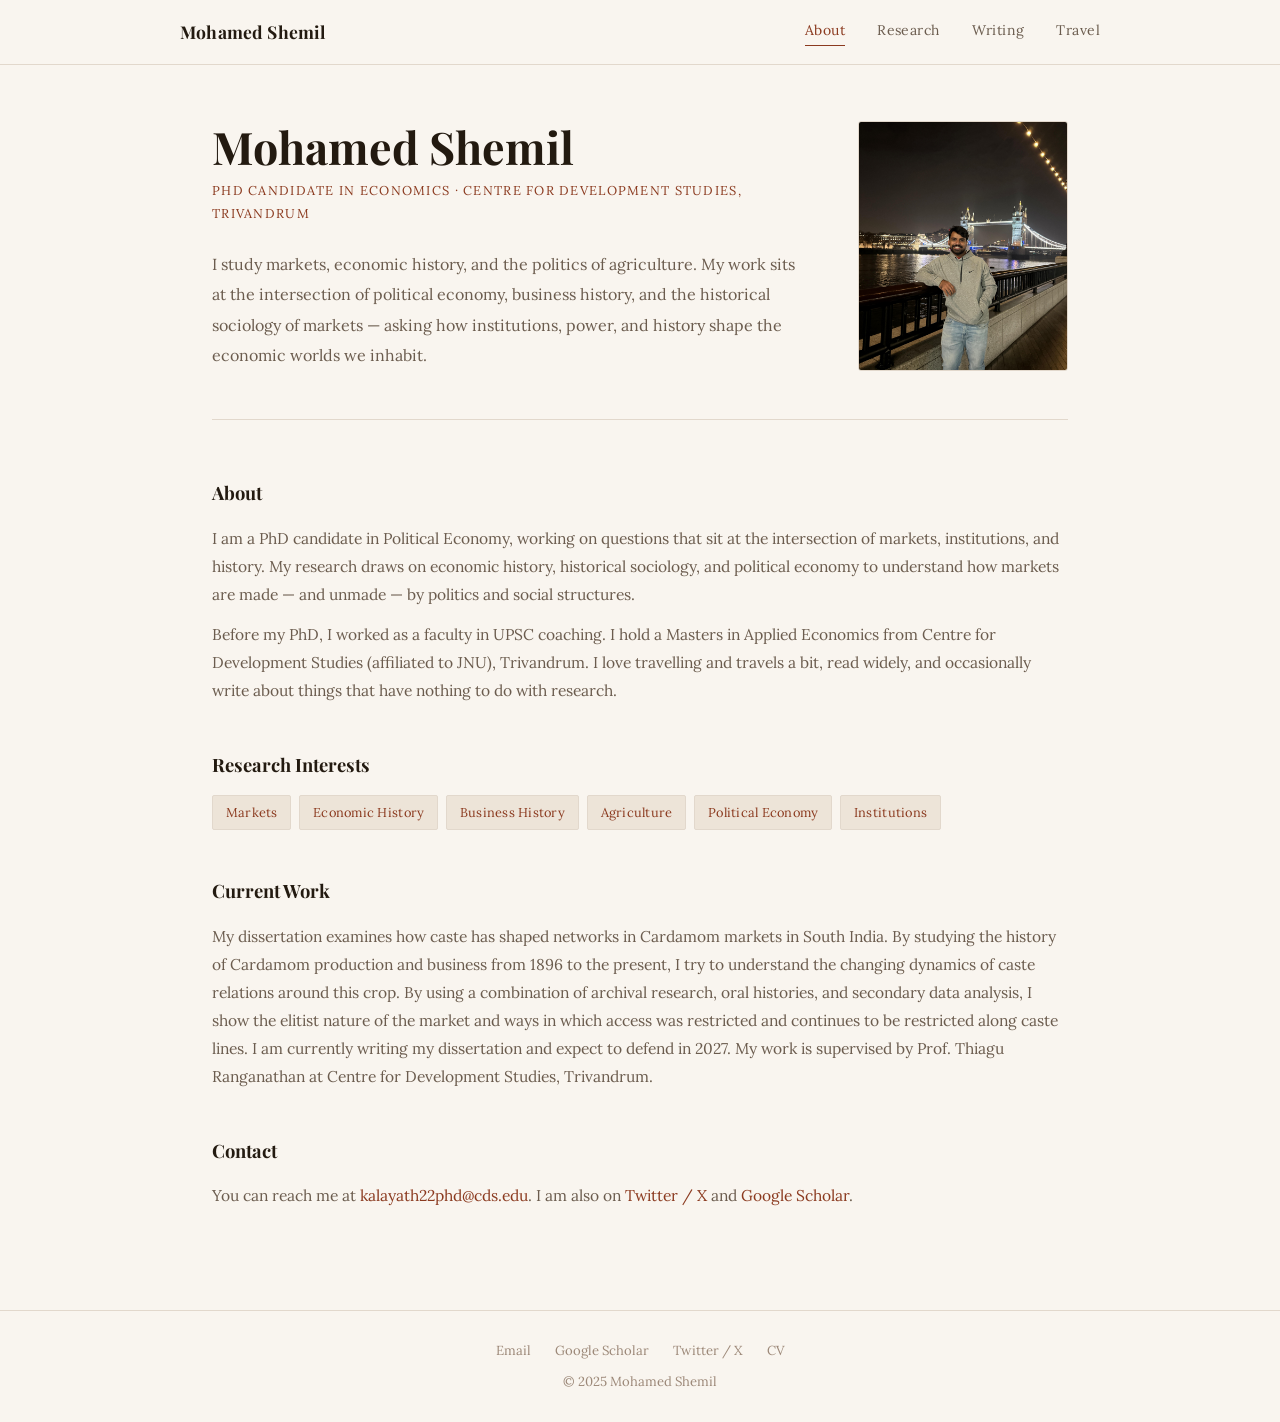
<file: index.html>
<!DOCTYPE html>
<html lang="en">
<head>
    <meta charset="UTF-8">
    <meta name="viewport" content="width=device-width, initial-scale=1.0">
    <title>Mohamed Shemil — Political Economist</title>
    <link rel="preconnect" href="https://fonts.googleapis.com">
    <link rel="preconnect" href="https://fonts.gstatic.com" crossorigin>
    <link href="https://fonts.googleapis.com/css2?family=Playfair+Display:ital,wght@0,400;0,700;1,400&family=Lora:ital,wght@0,400;0,500;1,400&display=swap" rel="stylesheet">
    <link rel="stylesheet" href="css/style.css">
</head>
<body>

    <nav class="nav">
        <div class="nav-inner">
            <a href="index.html" class="nav-name">Mohamed Shemil</a>
            <div class="nav-links" id="navLinks">
                <a href="index.html"    class="nav-link active">About</a>
                <a href="research.html" class="nav-link">Research</a>
                <a href="writing.html"  class="nav-link">Writing</a>
                <a href="travel.html"   class="nav-link">Travel</a>
            </div>
            <button class="nav-toggle" id="navToggle" aria-label="Toggle navigation">☰</button>
        </div>
    </nav>

    <main>

        <!-- Hero -->
        <div class="about-hero">
            <div class="about-hero-text">
                <h1>Mohamed Shemil</h1>
                <p class="title">PhD Candidate in Economics · Centre for Development Studies, Trivandrum</p>
                <p class="lead">
                    I study markets, economic history, and the politics of agriculture.
                    My work sits at the intersection of political economy, business history,
                    and the historical sociology of markets — asking how institutions, power,
                    and history shape the economic worlds we inhabit.
                </p>
            </div>

            <!--
                PHOTO: Replace the div below with an <img> tag once you have a photo.
                Example:
                <img src="images/photo.jpg" alt="Mohamed Shemil" class="profile-photo">
            -->
            <img src="images/london.jpeg" alt="Mohamed Shemil" class="profile-photo">

        </div>

        <!-- About -->
        <div class="about-section">
            <h2>About</h2>
            <p>
                I am a PhD candidate in Political Economy, working on questions that sit at the
                intersection of markets, institutions, and history. My research draws on economic
                history, historical sociology, and political economy to understand how markets are                made — and unmade — by politics and social structures.
            </p>
            <p>
                Before my PhD, I worked as a faculty in UPSC coaching. I hold a Masters in Applied Economics
                from Centre for Development Studies (affiliated to JNU), Trivandrum. I love travelling and travels a bit,
                read widely, and occasionally write about things that have nothing to do with research.
            </p>
        </div>

        <!-- Research Interests -->
        <div class="about-section">
            <h2>Research Interests</h2>
            <div class="tags">
                <span class="tag">Markets</span>
                <span class="tag">Economic History</span>
                <span class="tag">Business History</span>
                <span class="tag">Agriculture</span>
                <span class="tag">Political Economy</span>
                <span class="tag">Institutions</span>
            </div>
        </div>

        <!-- Current Work -->
        <div class="about-section">
            <h2>Current Work</h2>
            <p>
                My dissertation examines how caste has shaped networks in Cardamom markets in South India. By studying the history of Cardamom production and business from 1896 to the present, I try to understand the changing dynamics of caste relations around this crop.
                By using a combination of archival research, oral histories, and secondary data analysis, I show the elitist nature of the market and ways in which access was restricted and continues to be restricted along caste lines. 
                I am currently writing my dissertation and expect to defend
                in 2027. My work is supervised by Prof. Thiagu Ranganathan at Centre for Development Studies, Trivandrum.
            </p>
        </div>

        <!-- Contact -->
        <div class="about-section">
            <h2>Contact</h2>
            <p>
                You can reach me at
                <a href="mailto:kalayath22phd@cds.edu">kalayath22phd@cds.edu</a>.
                I am also on
                <a href="#">Twitter / X</a> and
                <a href="#">Google Scholar</a>.
            </p>
        </div>

    </main>

    <footer>
        <div class="footer-inner">
            <div class="footer-links">
                <a href="mailto:kalayath22phd@cds.edu">Email</a>
                <a href="#">Google Scholar</a>
                <a href="https://x.com/ShemilMohamed">Twitter / X</a>
                <a href="#">CV</a>
            </div>
            <p>© 2025 Mohamed Shemil</p>
        </div>
    </footer>

    <script src="js/main.js"></script>
</body>
</html>
</file>
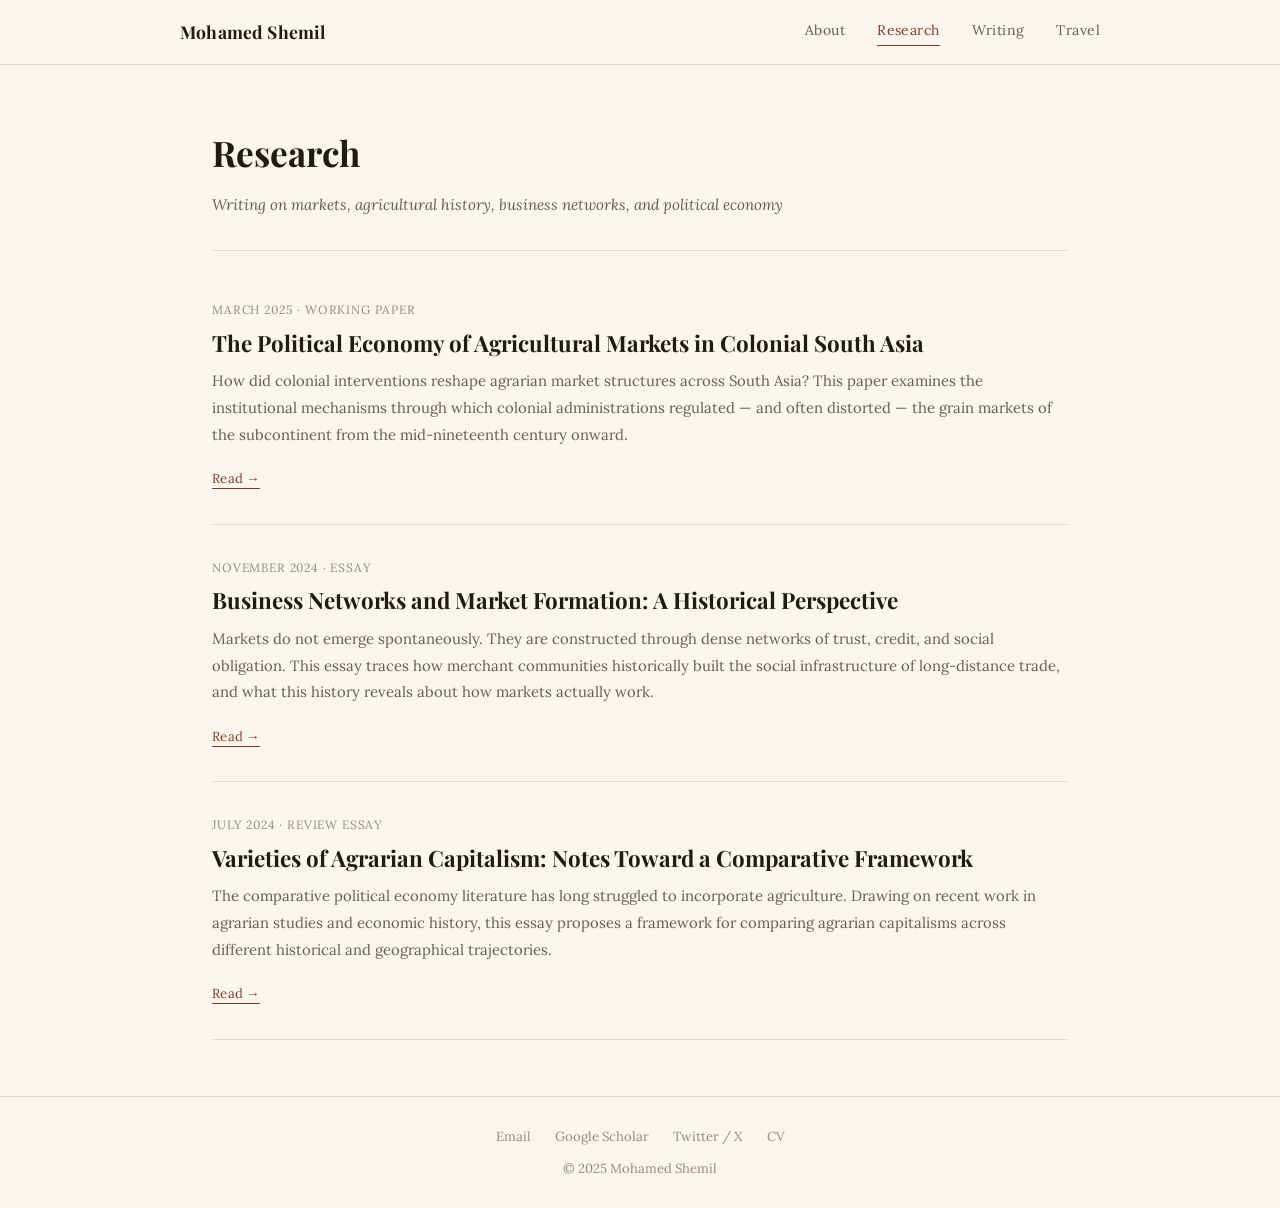
<file: research.html>
<!DOCTYPE html>
<html lang="en">
<head>
    <meta charset="UTF-8">
    <meta name="viewport" content="width=device-width, initial-scale=1.0">
    <title>Research — Mohamed Shemil</title>
    <link rel="preconnect" href="https://fonts.googleapis.com">
    <link rel="preconnect" href="https://fonts.gstatic.com" crossorigin>
    <link href="https://fonts.googleapis.com/css2?family=Playfair+Display:ital,wght@0,400;0,700;1,400&family=Lora:ital,wght@0,400;0,500;1,400&display=swap" rel="stylesheet">
    <link rel="stylesheet" href="css/style.css">
</head>
<body>

    <nav class="nav">
        <div class="nav-inner">
            <a href="index.html" class="nav-name">Mohamed Shemil</a>
            <div class="nav-links" id="navLinks">
                <a href="index.html"    class="nav-link">About</a>
                <a href="research.html" class="nav-link active">Research</a>
                <a href="writing.html"  class="nav-link">Writing</a>
                <a href="travel.html"   class="nav-link">Travel</a>
            </div>
            <button class="nav-toggle" id="navToggle" aria-label="Toggle navigation">☰</button>
        </div>
    </nav>

    <main>

        <div class="page-header">
            <h1 class="page-title">Research</h1>
            <p class="page-subtitle">
                Writing on markets, agricultural history, business networks, and political economy
            </p>
        </div>

        <div class="article-list">

            <!--
                HOW TO ADD A NEW ARTICLE:
                1. Copy one of the <article> blocks below.
                2. Paste it at the top of the list.
                3. Update the date, title, excerpt, and href link.
                4. Create the article file in the research/ folder (use research/template.html as a starting point).
            -->

            <article class="article-item">
                <div class="article-meta">March 2025 &middot; Working Paper</div>
                <h2 class="article-title">
                    <a href="research/agricultural-markets.html">
                        The Political Economy of Agricultural Markets in Colonial South Asia
                    </a>
                </h2>
                <p class="article-excerpt">
                    How did colonial interventions reshape agrarian market structures across South Asia?
                    This paper examines the institutional mechanisms through which colonial administrations
                    regulated — and often distorted — the grain markets of the subcontinent from the
                    mid-nineteenth century onward.
                </p>
                <a href="research/agricultural-markets.html" class="read-more">Read &rarr;</a>
            </article>

            <article class="article-item">
                <div class="article-meta">November 2024 &middot; Essay</div>
                <h2 class="article-title">
                    <a href="research/business-networks.html">
                        Business Networks and Market Formation: A Historical Perspective
                    </a>
                </h2>
                <p class="article-excerpt">
                    Markets do not emerge spontaneously. They are constructed through dense networks of
                    trust, credit, and social obligation. This essay traces how merchant communities
                    historically built the social infrastructure of long-distance trade, and what this
                    history reveals about how markets actually work.
                </p>
                <a href="research/business-networks.html" class="read-more">Read &rarr;</a>
            </article>

            <article class="article-item">
                <div class="article-meta">July 2024 &middot; Review Essay</div>
                <h2 class="article-title">
                    <a href="research/varieties-of-agrarian-capitalism.html">
                        Varieties of Agrarian Capitalism: Notes Toward a Comparative Framework
                    </a>
                </h2>
                <p class="article-excerpt">
                    The comparative political economy literature has long struggled to incorporate
                    agriculture. Drawing on recent work in agrarian studies and economic history, this
                    essay proposes a framework for comparing agrarian capitalisms across different
                    historical and geographical trajectories.
                </p>
                <a href="research/varieties-of-agrarian-capitalism.html" class="read-more">Read &rarr;</a>
            </article>

        </div>

    </main>

    <footer>
        <div class="footer-inner">
            <div class="footer-links">
                <a href="mailto:your.email@university.edu">Email</a>
                <a href="#">Google Scholar</a>
                <a href="#">Twitter / X</a>
                <a href="#">CV</a>
            </div>
            <p>© 2025 Mohamed Shemil</p>
        </div>
    </footer>

    <script src="js/main.js"></script>
</body>
</html>
</file>
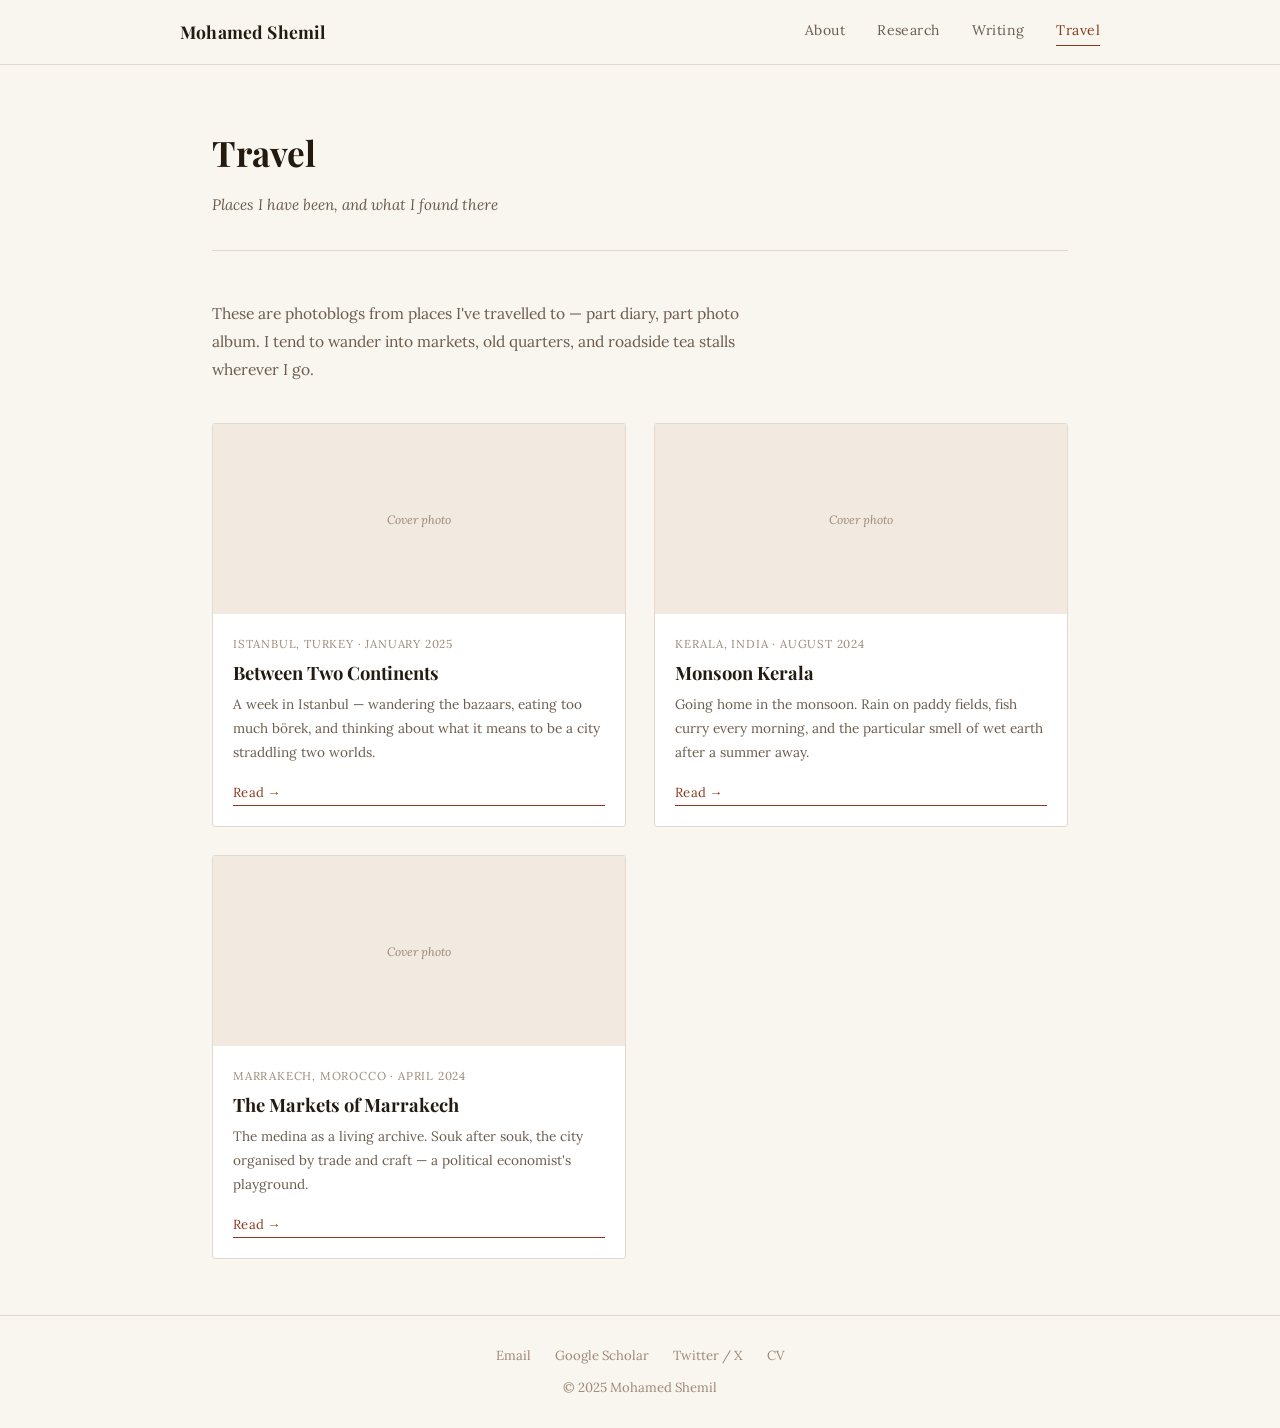
<file: travel.html>
<!DOCTYPE html>
<html lang="en">
<head>
    <meta charset="UTF-8">
    <meta name="viewport" content="width=device-width, initial-scale=1.0">
    <title>Travel — Mohamed Shemil</title>
    <link rel="preconnect" href="https://fonts.googleapis.com">
    <link rel="preconnect" href="https://fonts.gstatic.com" crossorigin>
    <link href="https://fonts.googleapis.com/css2?family=Playfair+Display:ital,wght@0,400;0,700;1,400&family=Lora:ital,wght@0,400;0,500;1,400&display=swap" rel="stylesheet">
    <link rel="stylesheet" href="css/style.css">
</head>
<body>

    <nav class="nav">
        <div class="nav-inner">
            <a href="index.html" class="nav-name">Mohamed Shemil</a>
            <div class="nav-links" id="navLinks">
                <a href="index.html"    class="nav-link">About</a>
                <a href="research.html" class="nav-link">Research</a>
                <a href="writing.html"  class="nav-link">Writing</a>
                <a href="travel.html"   class="nav-link active">Travel</a>
            </div>
            <button class="nav-toggle" id="navToggle" aria-label="Toggle navigation">☰</button>
        </div>
    </nav>

    <main>

        <div class="page-header">
            <h1 class="page-title">Travel</h1>
            <p class="page-subtitle">Places I have been, and what I found there</p>
        </div>

        <p class="travel-intro">
            These are photoblogs from places I've travelled to — part diary, part photo album.
            I tend to wander into markets, old quarters, and roadside tea stalls wherever I go.
        </p>

        <div class="travel-grid">

            <!--
                HOW TO ADD A NEW TRAVEL ENTRY:
                1. Copy one of the <article> blocks below.
                2. Paste it at the top of the grid.
                3. Update the location, date, title, excerpt, and href link.
                4. Replace the image placeholder with an actual <img> tag when you have a photo.
                5. Create the travel entry file in the travel/ folder.
            -->

            <article class="travel-card">
                <!--
                    Replace the div below with:
                    <img src="../images/istanbul-cover.jpg" alt="Istanbul" class="travel-card-image">
                -->
                <div class="travel-card-image">Cover photo</div>
                <div class="travel-card-body">
                    <div class="travel-card-meta">Istanbul, Turkey &middot; January 2025</div>
                    <h2 class="travel-card-title">
                        <a href="travel/istanbul.html">Between Two Continents</a>
                    </h2>
                    <p class="travel-card-excerpt">
                        A week in Istanbul — wandering the bazaars, eating too much börek,
                        and thinking about what it means to be a city straddling two worlds.
                    </p>
                    <a href="travel/istanbul.html" class="read-more">Read &rarr;</a>
                </div>
            </article>

            <article class="travel-card">
                <div class="travel-card-image">Cover photo</div>
                <div class="travel-card-body">
                    <div class="travel-card-meta">Kerala, India &middot; August 2024</div>
                    <h2 class="travel-card-title">
                        <a href="travel/kerala.html">Monsoon Kerala</a>
                    </h2>
                    <p class="travel-card-excerpt">
                        Going home in the monsoon. Rain on paddy fields, fish curry
                        every morning, and the particular smell of wet earth after a
                        summer away.
                    </p>
                    <a href="travel/kerala.html" class="read-more">Read &rarr;</a>
                </div>
            </article>

            <article class="travel-card">
                <div class="travel-card-image">Cover photo</div>
                <div class="travel-card-body">
                    <div class="travel-card-meta">Marrakech, Morocco &middot; April 2024</div>
                    <h2 class="travel-card-title">
                        <a href="travel/marrakech.html">The Markets of Marrakech</a>
                    </h2>
                    <p class="travel-card-excerpt">
                        The medina as a living archive. Souk after souk, the city
                        organised by trade and craft — a political economist's
                        playground.
                    </p>
                    <a href="travel/marrakech.html" class="read-more">Read &rarr;</a>
                </div>
            </article>

        </div>

    </main>

    <footer>
        <div class="footer-inner">
            <div class="footer-links">
                <a href="mailto:your.email@university.edu">Email</a>
                <a href="#">Google Scholar</a>
                <a href="#">Twitter / X</a>
                <a href="#">CV</a>
            </div>
            <p>© 2025 Mohamed Shemil</p>
        </div>
    </footer>

    <script src="js/main.js"></script>
</body>
</html>
</file>
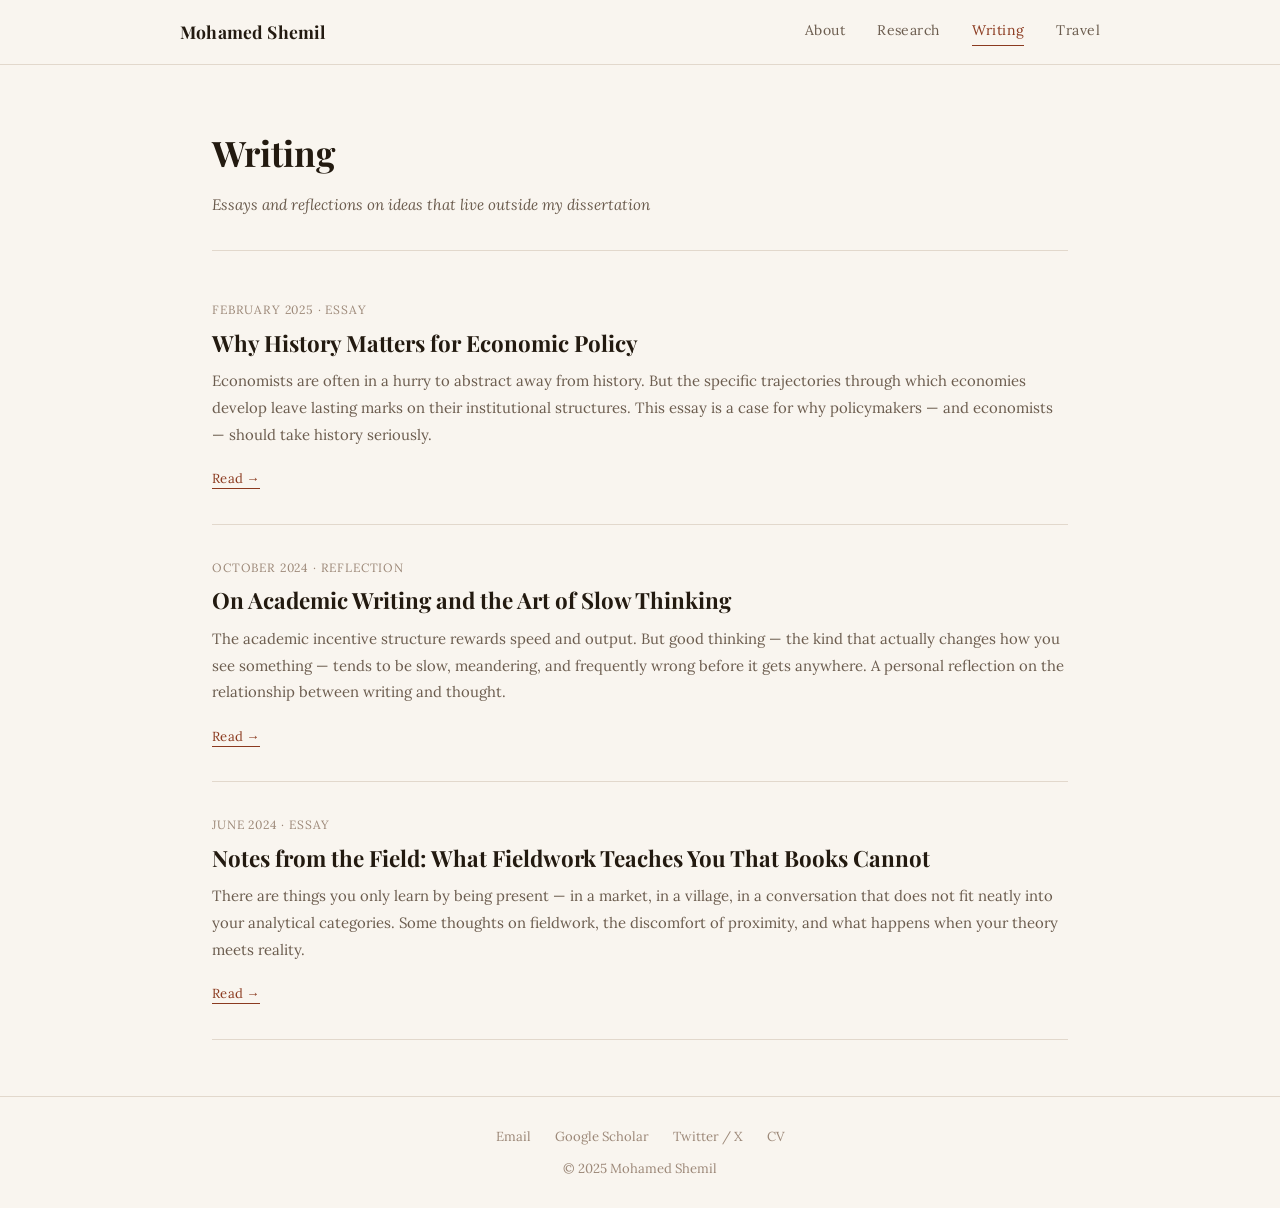
<file: writing.html>
<!DOCTYPE html>
<html lang="en">
<head>
    <meta charset="UTF-8">
    <meta name="viewport" content="width=device-width, initial-scale=1.0">
    <title>Writing — Mohamed Shemil</title>
    <link rel="preconnect" href="https://fonts.googleapis.com">
    <link rel="preconnect" href="https://fonts.gstatic.com" crossorigin>
    <link href="https://fonts.googleapis.com/css2?family=Playfair+Display:ital,wght@0,400;0,700;1,400&family=Lora:ital,wght@0,400;0,500;1,400&display=swap" rel="stylesheet">
    <link rel="stylesheet" href="css/style.css">
</head>
<body>

    <nav class="nav">
        <div class="nav-inner">
            <a href="index.html" class="nav-name">Mohamed Shemil</a>
            <div class="nav-links" id="navLinks">
                <a href="index.html"    class="nav-link">About</a>
                <a href="research.html" class="nav-link">Research</a>
                <a href="writing.html"  class="nav-link active">Writing</a>
                <a href="travel.html"   class="nav-link">Travel</a>
            </div>
            <button class="nav-toggle" id="navToggle" aria-label="Toggle navigation">☰</button>
        </div>
    </nav>

    <main>

        <div class="page-header">
            <h1 class="page-title">Writing</h1>
            <p class="page-subtitle">
                Essays and reflections on ideas that live outside my dissertation
            </p>
        </div>

        <div class="article-list">

            <!--
                HOW TO ADD A NEW PIECE:
                1. Copy one of the <article> blocks below.
                2. Paste it at the top of the list.
                3. Update the date, title, excerpt, and href link.
                4. Create the article file in the writing/ folder (use writing/template.html as a starting point).
            -->

            <article class="article-item">
                <div class="article-meta">February 2025 &middot; Essay</div>
                <h2 class="article-title">
                    <a href="writing/why-history-matters.html">
                        Why History Matters for Economic Policy
                    </a>
                </h2>
                <p class="article-excerpt">
                    Economists are often in a hurry to abstract away from history. But the specific
                    trajectories through which economies develop leave lasting marks on their
                    institutional structures. This essay is a case for why policymakers — and
                    economists — should take history seriously.
                </p>
                <a href="writing/why-history-matters.html" class="read-more">Read &rarr;</a>
            </article>

            <article class="article-item">
                <div class="article-meta">October 2024 &middot; Reflection</div>
                <h2 class="article-title">
                    <a href="writing/slow-thinking.html">
                        On Academic Writing and the Art of Slow Thinking
                    </a>
                </h2>
                <p class="article-excerpt">
                    The academic incentive structure rewards speed and output. But good thinking —
                    the kind that actually changes how you see something — tends to be slow,
                    meandering, and frequently wrong before it gets anywhere. A personal reflection
                    on the relationship between writing and thought.
                </p>
                <a href="writing/slow-thinking.html" class="read-more">Read &rarr;</a>
            </article>

            <article class="article-item">
                <div class="article-meta">June 2024 &middot; Essay</div>
                <h2 class="article-title">
                    <a href="writing/on-fieldwork.html">
                        Notes from the Field: What Fieldwork Teaches You That Books Cannot
                    </a>
                </h2>
                <p class="article-excerpt">
                    There are things you only learn by being present — in a market, in a village,
                    in a conversation that does not fit neatly into your analytical categories.
                    Some thoughts on fieldwork, the discomfort of proximity, and what happens
                    when your theory meets reality.
                </p>
                <a href="writing/on-fieldwork.html" class="read-more">Read &rarr;</a>
            </article>

        </div>

    </main>

    <footer>
        <div class="footer-inner">
            <div class="footer-links">
                <a href="mailto:your.email@university.edu">Email</a>
                <a href="#">Google Scholar</a>
                <a href="#">Twitter / X</a>
                <a href="#">CV</a>
            </div>
            <p>© 2025 Mohamed Shemil</p>
        </div>
    </footer>

    <script src="js/main.js"></script>
</body>
</html>
</file>
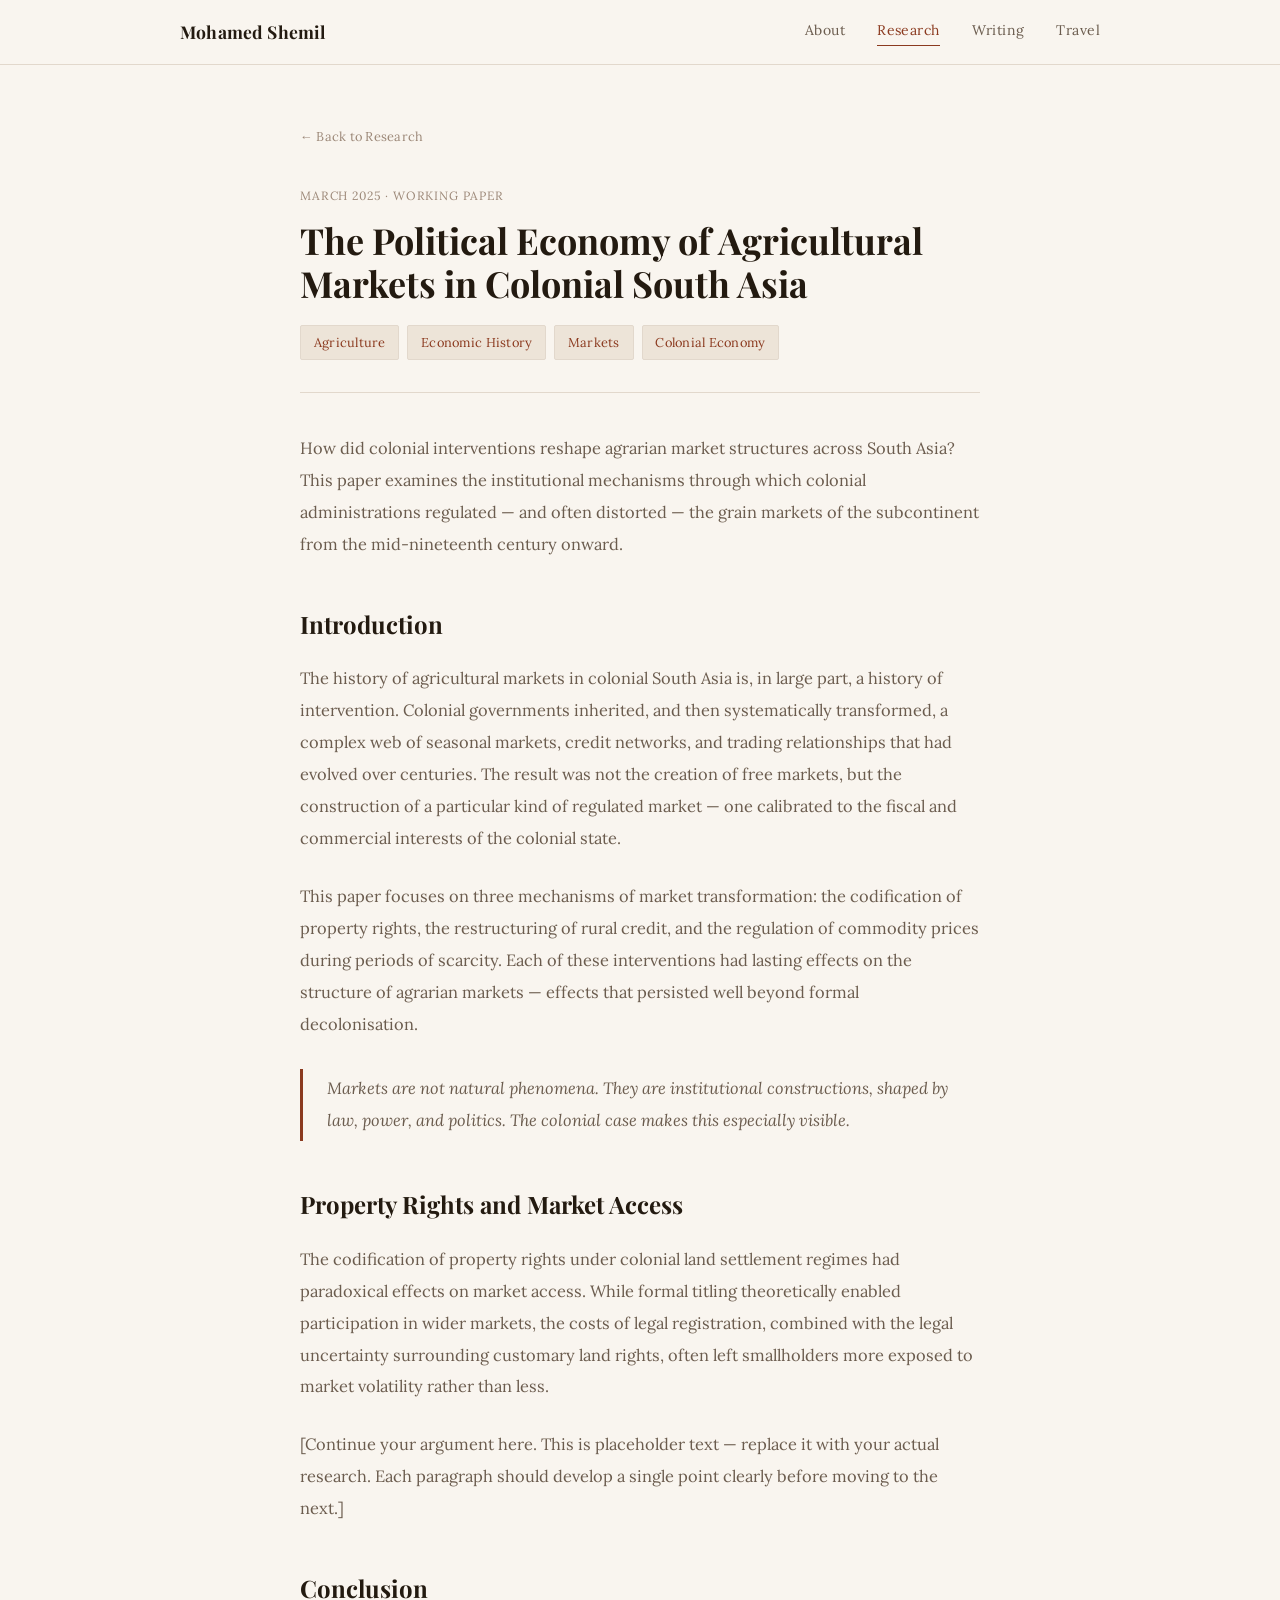
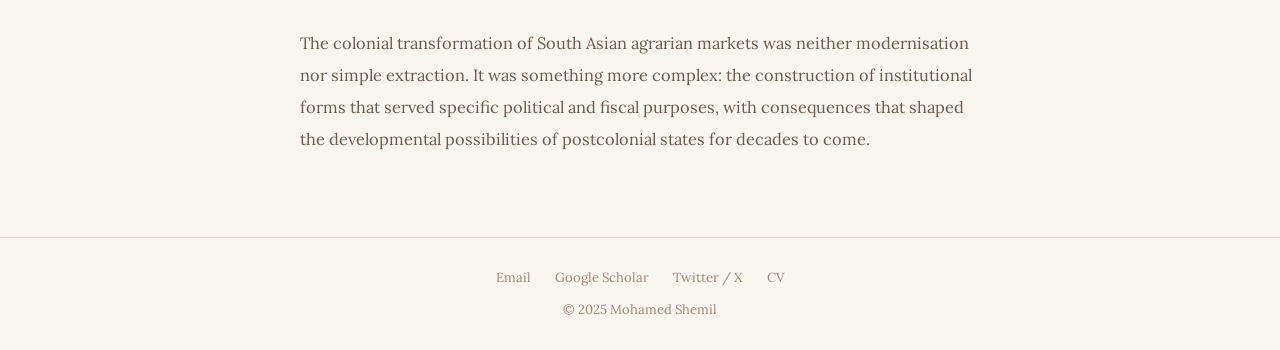
<file: research/agricultural-markets.html>
<!DOCTYPE html>
<html lang="en">
<head>
    <meta charset="UTF-8">
    <meta name="viewport" content="width=device-width, initial-scale=1.0">
    <title>The Political Economy of Agricultural Markets — Mohamed Shemil</title>
    <link rel="preconnect" href="https://fonts.googleapis.com">
    <link rel="preconnect" href="https://fonts.gstatic.com" crossorigin>
    <link href="https://fonts.googleapis.com/css2?family=Playfair+Display:ital,wght@0,400;0,700;1,400&family=Lora:ital,wght@0,400;0,500;1,400&display=swap" rel="stylesheet">
    <link rel="stylesheet" href="../css/style.css">
</head>
<body>

    <nav class="nav">
        <div class="nav-inner">
            <a href="../index.html" class="nav-name">Mohamed Shemil</a>
            <div class="nav-links" id="navLinks">
                <a href="../index.html"    class="nav-link">About</a>
                <a href="../research.html" class="nav-link active">Research</a>
                <a href="../writing.html"  class="nav-link">Writing</a>
                <a href="../travel.html"   class="nav-link">Travel</a>
            </div>
            <button class="nav-toggle" id="navToggle" aria-label="Toggle navigation">☰</button>
        </div>
    </nav>

    <main>
        <div class="article-page">

            <a href="../research.html" class="back-link">← Back to Research</a>

            <header class="article-header">
                <div class="article-meta">March 2025 &middot; Working Paper</div>
                <h1>The Political Economy of Agricultural Markets in Colonial South Asia</h1>
                <div class="article-tags">
                    <div class="tags">
                        <span class="tag">Agriculture</span>
                        <span class="tag">Economic History</span>
                        <span class="tag">Markets</span>
                        <span class="tag">Colonial Economy</span>
                    </div>
                </div>
            </header>

            <div class="article-body">

                <p>
                    How did colonial interventions reshape agrarian market structures across South Asia?
                    This paper examines the institutional mechanisms through which colonial administrations
                    regulated — and often distorted — the grain markets of the subcontinent from the
                    mid-nineteenth century onward.
                </p>

                <h2>Introduction</h2>

                <p>
                    The history of agricultural markets in colonial South Asia is, in large part, a
                    history of intervention. Colonial governments inherited, and then systematically
                    transformed, a complex web of seasonal markets, credit networks, and trading
                    relationships that had evolved over centuries. The result was not the creation
                    of free markets, but the construction of a particular kind of regulated market —
                    one calibrated to the fiscal and commercial interests of the colonial state.
                </p>

                <p>
                    This paper focuses on three mechanisms of market transformation: the codification
                    of property rights, the restructuring of rural credit, and the regulation of
                    commodity prices during periods of scarcity. Each of these interventions had
                    lasting effects on the structure of agrarian markets — effects that persisted
                    well beyond formal decolonisation.
                </p>

                <blockquote>
                    Markets are not natural phenomena. They are institutional constructions, shaped
                    by law, power, and politics. The colonial case makes this especially visible.
                </blockquote>

                <h2>Property Rights and Market Access</h2>

                <p>
                    The codification of property rights under colonial land settlement regimes had
                    paradoxical effects on market access. While formal titling theoretically enabled
                    participation in wider markets, the costs of legal registration, combined with
                    the legal uncertainty surrounding customary land rights, often left smallholders
                    more exposed to market volatility rather than less.
                </p>

                <p>
                    [Continue your argument here. This is placeholder text — replace it with your
                    actual research. Each paragraph should develop a single point clearly before
                    moving to the next.]
                </p>

                <h2>Conclusion</h2>

                <p>
                    The colonial transformation of South Asian agrarian markets was neither
                    modernisation nor simple extraction. It was something more complex: the
                    construction of institutional forms that served specific political and fiscal
                    purposes, with consequences that shaped the developmental possibilities of
                    postcolonial states for decades to come.
                </p>

            </div>

        </div>
    </main>

    <footer>
        <div class="footer-inner">
            <div class="footer-links">
                <a href="mailto:your.email@university.edu">Email</a>
                <a href="#">Google Scholar</a>
                <a href="#">Twitter / X</a>
                <a href="#">CV</a>
            </div>
            <p>© 2025 Mohamed Shemil</p>
        </div>
    </footer>

    <script src="../js/main.js"></script>
</body>
</html>
</file>
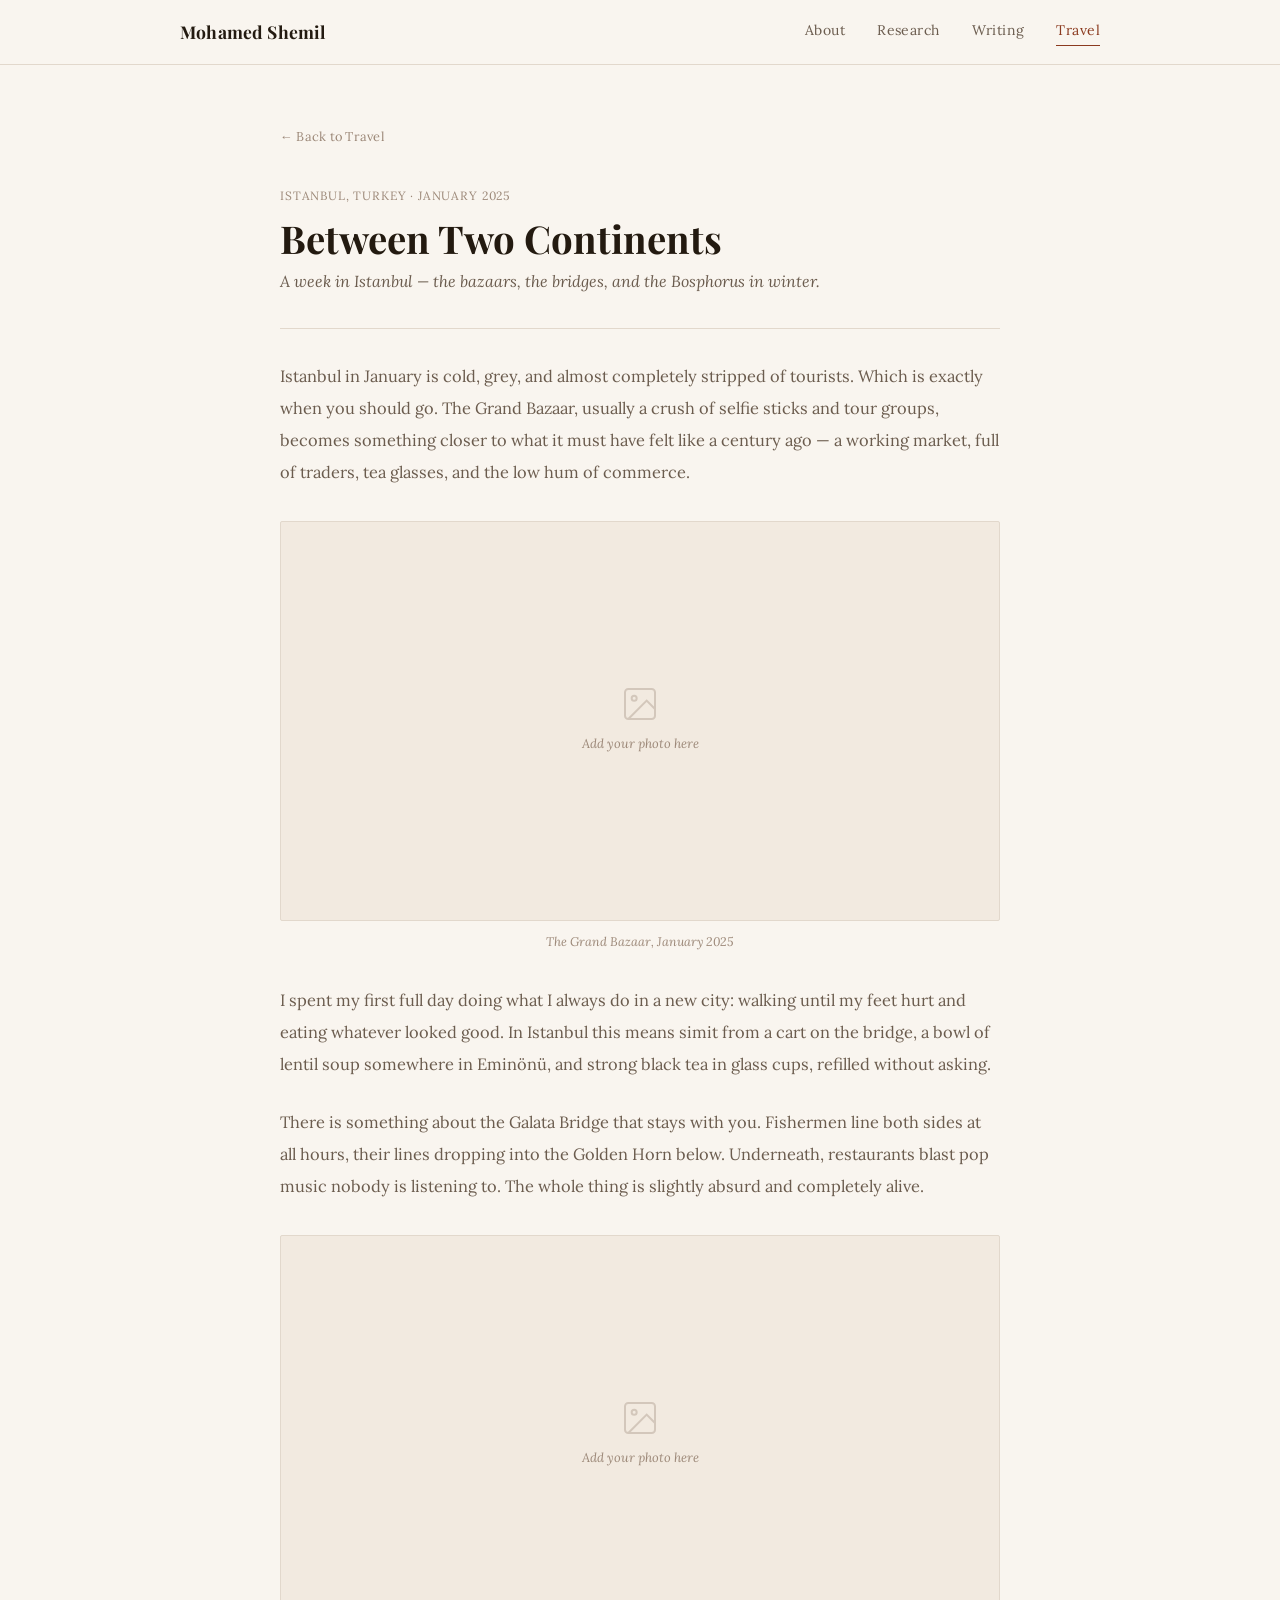
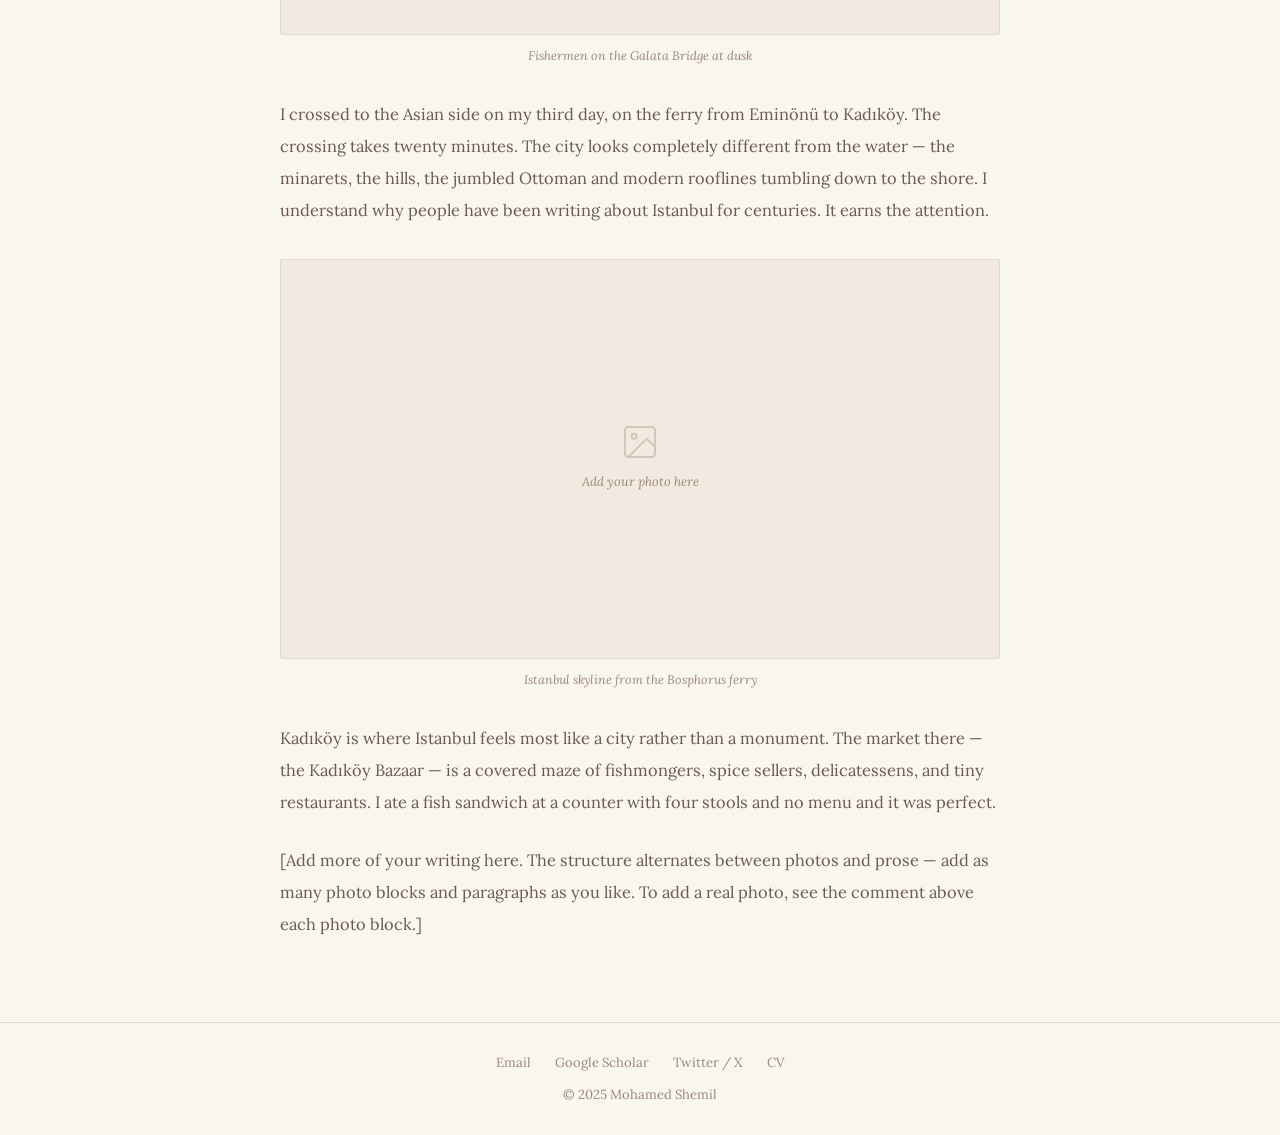
<file: travel/istanbul.html>
<!DOCTYPE html>
<html lang="en">
<head>
    <meta charset="UTF-8">
    <meta name="viewport" content="width=device-width, initial-scale=1.0">
    <title>Between Two Continents — Mohamed Shemil</title>
    <link rel="preconnect" href="https://fonts.googleapis.com">
    <link rel="preconnect" href="https://fonts.gstatic.com" crossorigin>
    <link href="https://fonts.googleapis.com/css2?family=Playfair+Display:ital,wght@0,400;0,700;1,400&family=Lora:ital,wght@0,400;0,500;1,400&display=swap" rel="stylesheet">
    <link rel="stylesheet" href="../css/style.css">
</head>
<body>

    <nav class="nav">
        <div class="nav-inner">
            <a href="../index.html" class="nav-name">Mohamed Shemil</a>
            <div class="nav-links" id="navLinks">
                <a href="../index.html"    class="nav-link">About</a>
                <a href="../research.html" class="nav-link">Research</a>
                <a href="../writing.html"  class="nav-link">Writing</a>
                <a href="../travel.html"   class="nav-link active">Travel</a>
            </div>
            <button class="nav-toggle" id="navToggle" aria-label="Toggle navigation">☰</button>
        </div>
    </nav>

    <main>
        <div class="travel-entry">

            <a href="../travel.html" class="back-link">← Back to Travel</a>

            <header class="travel-entry-header">
                <div class="article-meta">Istanbul, Turkey &middot; January 2025</div>
                <h1>Between Two Continents</h1>
                <p class="subtitle">
                    A week in Istanbul — the bazaars, the bridges, and the Bosphorus in winter.
                </p>
            </header>

            <div class="travel-entry-body">

                <p>
                    Istanbul in January is cold, grey, and almost completely stripped of tourists.
                    Which is exactly when you should go. The Grand Bazaar, usually a crush of
                    selfie sticks and tour groups, becomes something closer to what it must have
                    felt like a century ago — a working market, full of traders, tea glasses,
                    and the low hum of commerce.
                </p>

                <!-- PHOTO BLOCK 1 -->
                <!--
                    To add a real photo, replace the div below with:
                    <img src="../images/istanbul-bazaar.jpg" alt="Inside the Grand Bazaar">
                    <p class="travel-photo-caption">The Grand Bazaar, January 2025</p>
                -->
                <div class="travel-photo-block">
                    <div class="travel-photo-placeholder">
                        <svg viewBox="0 0 24 24" fill="none" stroke="currentColor" stroke-width="1.2">
                            <rect x="3" y="3" width="18" height="18" rx="2"/>
                            <circle cx="8.5" cy="8.5" r="1.5"/>
                            <path d="m21 15-5-5L5 21"/>
                        </svg>
                        Add your photo here
                    </div>
                    <p class="travel-photo-caption">The Grand Bazaar, January 2025</p>
                </div>

                <p>
                    I spent my first full day doing what I always do in a new city: walking until
                    my feet hurt and eating whatever looked good. In Istanbul this means simit from
                    a cart on the bridge, a bowl of lentil soup somewhere in Eminönü, and strong
                    black tea in glass cups, refilled without asking.
                </p>

                <p>
                    There is something about the Galata Bridge that stays with you. Fishermen line
                    both sides at all hours, their lines dropping into the Golden Horn below.
                    Underneath, restaurants blast pop music nobody is listening to. The whole thing
                    is slightly absurd and completely alive.
                </p>

                <!-- PHOTO BLOCK 2 -->
                <div class="travel-photo-block">
                    <div class="travel-photo-placeholder">
                        <svg viewBox="0 0 24 24" fill="none" stroke="currentColor" stroke-width="1.2">
                            <rect x="3" y="3" width="18" height="18" rx="2"/>
                            <circle cx="8.5" cy="8.5" r="1.5"/>
                            <path d="m21 15-5-5L5 21"/>
                        </svg>
                        Add your photo here
                    </div>
                    <p class="travel-photo-caption">Fishermen on the Galata Bridge at dusk</p>
                </div>

                <p>
                    I crossed to the Asian side on my third day, on the ferry from Eminönü to
                    Kadıköy. The crossing takes twenty minutes. The city looks completely different
                    from the water — the minarets, the hills, the jumbled Ottoman and modern
                    rooflines tumbling down to the shore. I understand why people have been writing
                    about Istanbul for centuries. It earns the attention.
                </p>

                <!-- PHOTO BLOCK 3 -->
                <div class="travel-photo-block">
                    <div class="travel-photo-placeholder">
                        <svg viewBox="0 0 24 24" fill="none" stroke="currentColor" stroke-width="1.2">
                            <rect x="3" y="3" width="18" height="18" rx="2"/>
                            <circle cx="8.5" cy="8.5" r="1.5"/>
                            <path d="m21 15-5-5L5 21"/>
                        </svg>
                        Add your photo here
                    </div>
                    <p class="travel-photo-caption">Istanbul skyline from the Bosphorus ferry</p>
                </div>

                <p>
                    Kadıköy is where Istanbul feels most like a city rather than a monument.
                    The market there — the Kadıköy Bazaar — is a covered maze of fishmongers,
                    spice sellers, delicatessens, and tiny restaurants. I ate a fish sandwich
                    at a counter with four stools and no menu and it was perfect.
                </p>

                <p>
                    [Add more of your writing here. The structure alternates between photos and
                    prose — add as many photo blocks and paragraphs as you like. To add a real
                    photo, see the comment above each photo block.]
                </p>

            </div>

        </div>
    </main>

    <footer>
        <div class="footer-inner">
            <div class="footer-links">
                <a href="mailto:your.email@university.edu">Email</a>
                <a href="#">Google Scholar</a>
                <a href="#">Twitter / X</a>
                <a href="#">CV</a>
            </div>
            <p>© 2025 Mohamed Shemil</p>
        </div>
    </footer>

    <script src="../js/main.js"></script>
</body>
</html>
</file>
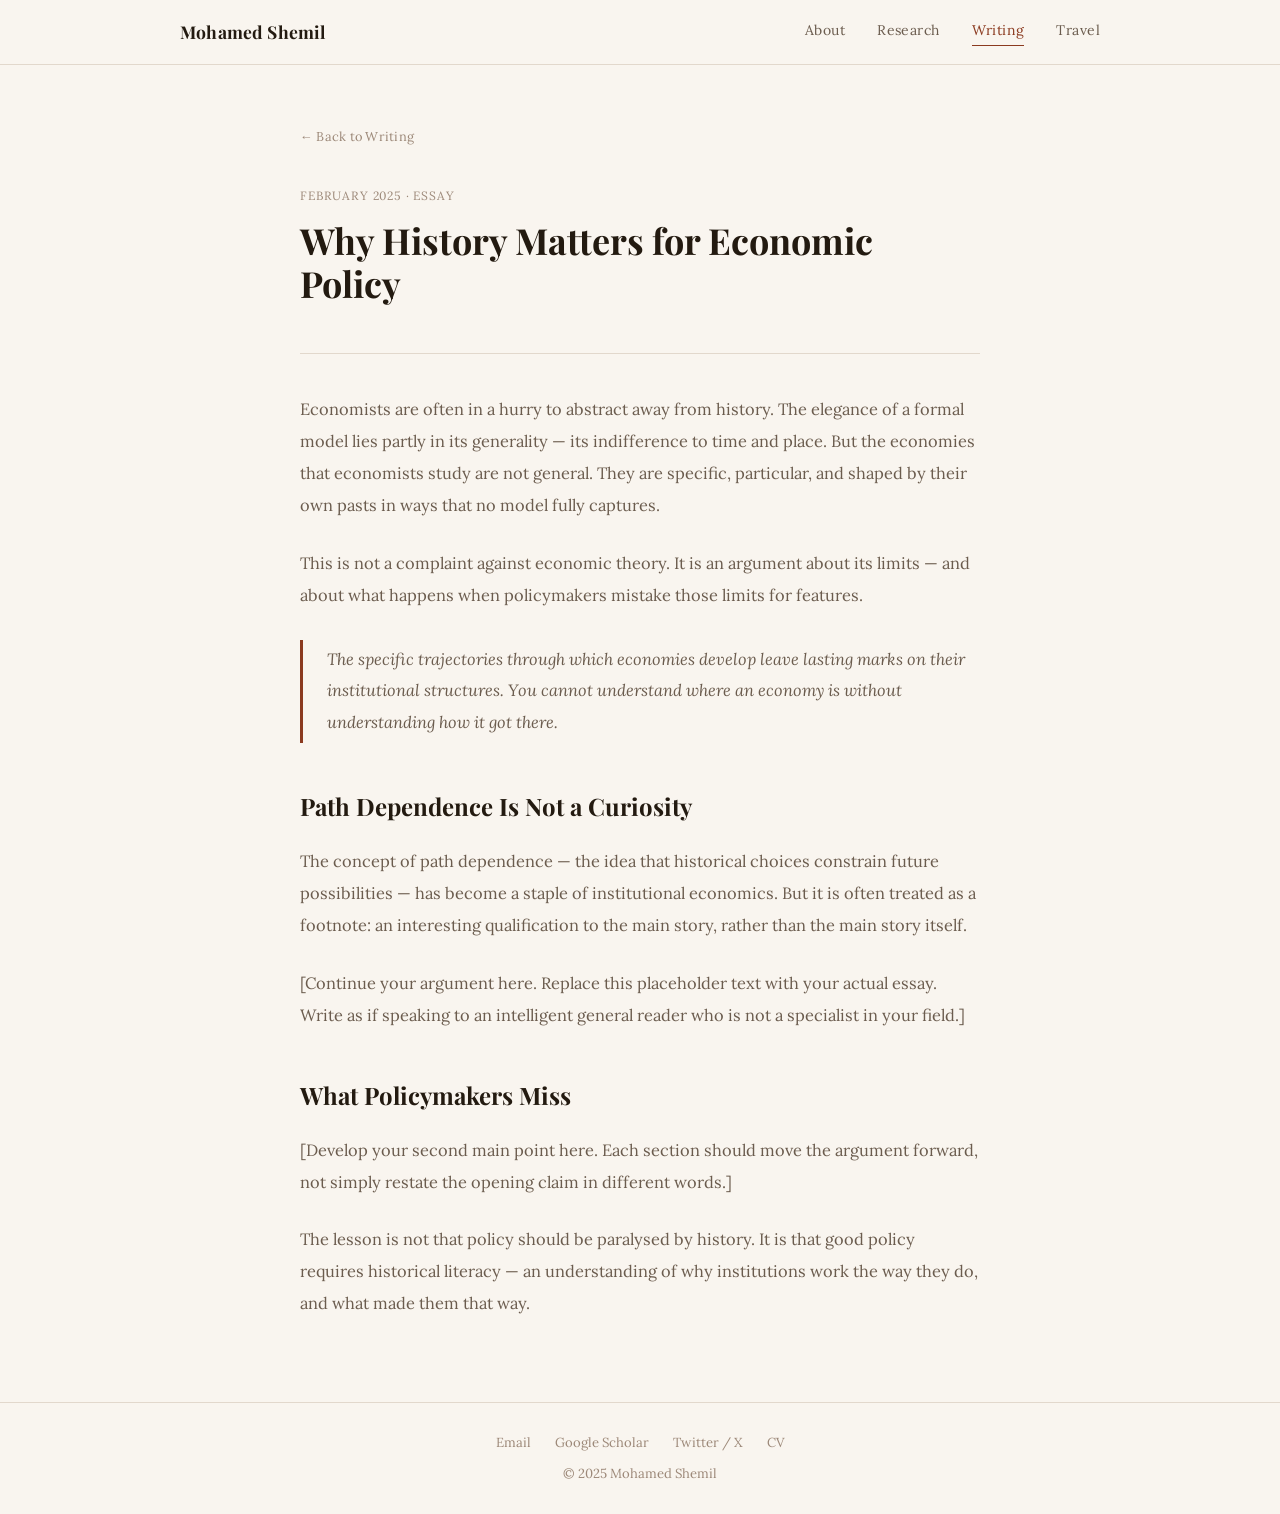
<file: writing/why-history-matters.html>
<!DOCTYPE html>
<html lang="en">
<head>
    <meta charset="UTF-8">
    <meta name="viewport" content="width=device-width, initial-scale=1.0">
    <title>Why History Matters for Economic Policy — Mohamed Shemil</title>
    <link rel="preconnect" href="https://fonts.googleapis.com">
    <link rel="preconnect" href="https://fonts.gstatic.com" crossorigin>
    <link href="https://fonts.googleapis.com/css2?family=Playfair+Display:ital,wght@0,400;0,700;1,400&family=Lora:ital,wght@0,400;0,500;1,400&display=swap" rel="stylesheet">
    <link rel="stylesheet" href="../css/style.css">
</head>
<body>

    <nav class="nav">
        <div class="nav-inner">
            <a href="../index.html" class="nav-name">Mohamed Shemil</a>
            <div class="nav-links" id="navLinks">
                <a href="../index.html"    class="nav-link">About</a>
                <a href="../research.html" class="nav-link">Research</a>
                <a href="../writing.html"  class="nav-link active">Writing</a>
                <a href="../travel.html"   class="nav-link">Travel</a>
            </div>
            <button class="nav-toggle" id="navToggle" aria-label="Toggle navigation">☰</button>
        </div>
    </nav>

    <main>
        <div class="article-page">

            <a href="../writing.html" class="back-link">← Back to Writing</a>

            <header class="article-header">
                <div class="article-meta">February 2025 &middot; Essay</div>
                <h1>Why History Matters for Economic Policy</h1>
            </header>

            <div class="article-body">

                <p>
                    Economists are often in a hurry to abstract away from history. The elegance of a
                    formal model lies partly in its generality — its indifference to time and place.
                    But the economies that economists study are not general. They are specific,
                    particular, and shaped by their own pasts in ways that no model fully captures.
                </p>

                <p>
                    This is not a complaint against economic theory. It is an argument about its
                    limits — and about what happens when policymakers mistake those limits for features.
                </p>

                <blockquote>
                    The specific trajectories through which economies develop leave lasting marks
                    on their institutional structures. You cannot understand where an economy is
                    without understanding how it got there.
                </blockquote>

                <h2>Path Dependence Is Not a Curiosity</h2>

                <p>
                    The concept of path dependence — the idea that historical choices constrain future
                    possibilities — has become a staple of institutional economics. But it is often
                    treated as a footnote: an interesting qualification to the main story, rather than
                    the main story itself.
                </p>

                <p>
                    [Continue your argument here. Replace this placeholder text with your actual essay.
                    Write as if speaking to an intelligent general reader who is not a specialist in
                    your field.]
                </p>

                <h2>What Policymakers Miss</h2>

                <p>
                    [Develop your second main point here. Each section should move the argument
                    forward, not simply restate the opening claim in different words.]
                </p>

                <p>
                    The lesson is not that policy should be paralysed by history. It is that
                    good policy requires historical literacy — an understanding of why institutions
                    work the way they do, and what made them that way.
                </p>

            </div>

        </div>
    </main>

    <footer>
        <div class="footer-inner">
            <div class="footer-links">
                <a href="mailto:your.email@university.edu">Email</a>
                <a href="#">Google Scholar</a>
                <a href="#">Twitter / X</a>
                <a href="#">CV</a>
            </div>
            <p>© 2025 Mohamed Shemil</p>
        </div>
    </footer>

    <script src="../js/main.js"></script>
</body>
</html>
</file>
<file: css/style.css>
@import url('https://fonts.googleapis.com/css2?family=Playfair+Display:ital,wght@0,400;0,700;1,400&family=Lora:ital,wght@0,400;0,500;1,400&display=swap');

/* ================================
   VARIABLES
================================ */
:root {
    --bg:         #F9F5EF;
    --bg-2:       #F2EAE0;
    --surface:    #FFFFFF;
    --text:       #231A10;
    --text-2:     #6B5C4E;
    --text-3:     #9C8878;
    --accent:     #8B3A1F;
    --accent-2:   #B05A38;
    --border:     #E2D8CC;
    --tag-bg:     #EDE4D8;
}

/* ================================
   RESET & BASE
================================ */
*, *::before, *::after {
    box-sizing: border-box;
    margin: 0;
    padding: 0;
}

html {
    scroll-behavior: smooth;
    font-size: 16px;
}

body {
    font-family: 'Lora', Georgia, serif;
    background: var(--bg);
    color: var(--text);
    line-height: 1.8;
    min-height: 100vh;
    display: flex;
    flex-direction: column;
}

a {
    color: var(--accent);
    text-decoration: none;
    transition: color 0.2s;
}

a:hover { color: var(--accent-2); }

img {
    max-width: 100%;
    height: auto;
    display: block;
}

/* ================================
   NAVIGATION
================================ */
.nav {
    position: sticky;
    top: 0;
    z-index: 100;
    background: var(--bg);
    border-bottom: 1px solid var(--border);
    padding: 0 2rem;
}

.nav-inner {
    max-width: 920px;
    margin: 0 auto;
    display: flex;
    align-items: center;
    justify-content: space-between;
    height: 64px;
}

.nav-name {
    font-family: 'Playfair Display', serif;
    font-size: 1.1rem;
    font-weight: 700;
    color: var(--text);
    letter-spacing: 0.01em;
    flex-shrink: 0;
}

.nav-name:hover { color: var(--accent); }

.nav-links {
    display: flex;
    gap: 2rem;
    align-items: center;
}

.nav-link {
    font-family: 'Lora', serif;
    font-size: 0.875rem;
    color: var(--text-2);
    letter-spacing: 0.03em;
    padding-bottom: 2px;
    border-bottom: 1.5px solid transparent;
    transition: color 0.2s, border-color 0.2s;
}

.nav-link:hover,
.nav-link.active {
    color: var(--accent);
    border-bottom-color: var(--accent);
}

.nav-toggle {
    display: none;
    background: none;
    border: none;
    cursor: pointer;
    font-size: 1.5rem;
    color: var(--text);
    padding: 4px;
    line-height: 1;
}

/* ================================
   MAIN CONTAINER
================================ */
main {
    flex: 1;
    max-width: 920px;
    margin: 0 auto;
    width: 100%;
    padding: 3.5rem 2rem;
}

/* ================================
   PAGE HEADER (Research / Writing / Travel)
================================ */
.page-header {
    margin-bottom: 3rem;
    padding-bottom: 2rem;
    border-bottom: 1px solid var(--border);
}

.page-title {
    font-family: 'Playfair Display', serif;
    font-size: 2.2rem;
    font-weight: 700;
    margin-bottom: 0.4rem;
}

.page-subtitle {
    color: var(--text-2);
    font-size: 0.95rem;
    font-style: italic;
}

/* ================================
   ABOUT / HOME PAGE
================================ */
.about-hero {
    display: grid;
    grid-template-columns: 1fr 210px;
    gap: 3.5rem;
    align-items: start;
    margin-bottom: 3.5rem;
    padding-bottom: 3rem;
    border-bottom: 1px solid var(--border);
}

.about-hero-text h1 {
    font-family: 'Playfair Display', serif;
    font-size: 2.8rem;
    font-weight: 700;
    line-height: 1.15;
    margin-bottom: 0.4rem;
}

.about-hero-text .title {
    color: var(--accent);
    font-size: 0.8rem;
    letter-spacing: 0.1em;
    text-transform: uppercase;
    font-family: 'Lora', serif;
    margin-bottom: 1.5rem;
}

.about-hero-text .lead {
    font-size: 1rem;
    color: var(--text-2);
    line-height: 1.9;
}

.photo-placeholder {
    width: 210px;
    height: 250px;
    background: var(--bg-2);
    border: 2px dashed var(--accent-2);
    border-radius: 3px;
    display: flex;
    flex-direction: column;
    align-items: center;
    justify-content: center;
    color: var(--accent-2);
    font-size: 0.78rem;
    text-align: center;
    gap: 0.6rem;
    font-style: italic;
}

.photo-placeholder svg {
    width: 36px;
    height: 36px;
    opacity: 0.35;
}

/* Profile photo — when you add a real image, replace .photo-placeholder with this */
.profile-photo {
    width: 210px;
    height: 250px;
    border-radius: 3px;
    border: 1px solid var(--border);
    object-fit: cover;
}

.about-section {
    margin-bottom: 2.75rem;
}

.about-section h2 {
    font-family: 'Playfair Display', serif;
    font-size: 1.15rem;
    font-weight: 700;
    margin-bottom: 0.9rem;
    color: var(--text);
}

.about-section p {
    color: var(--text-2);
    margin-bottom: 0.75rem;
    font-size: 0.975rem;
}

/* Tags */
.tags {
    display: flex;
    flex-wrap: wrap;
    gap: 0.5rem;
}

.tag {
    background: var(--tag-bg);
    color: var(--accent);
    border: 1px solid var(--border);
    padding: 0.3rem 0.8rem;
    border-radius: 2px;
    font-size: 0.8rem;
    font-family: 'Lora', serif;
    letter-spacing: 0.02em;
}

/* ================================
   ARTICLE LISTING
================================ */
.article-list {
    display: flex;
    flex-direction: column;
}

.article-item {
    padding: 2rem 0;
    border-bottom: 1px solid var(--border);
}

.article-item:first-child {
    padding-top: 0;
}

.article-meta {
    font-size: 0.75rem;
    color: var(--text-3);
    text-transform: uppercase;
    letter-spacing: 0.07em;
    margin-bottom: 0.5rem;
    font-family: 'Lora', serif;
}

.article-title {
    font-family: 'Playfair Display', serif;
    font-size: 1.4rem;
    font-weight: 700;
    line-height: 1.3;
    margin-bottom: 0.65rem;
}

.article-title a {
    color: var(--text);
    transition: color 0.2s;
}

.article-title a:hover { color: var(--accent); }

.article-excerpt {
    color: var(--text-2);
    font-size: 0.93rem;
    line-height: 1.8;
    margin-bottom: 0.9rem;
}

.read-more {
    font-size: 0.82rem;
    color: var(--accent);
    font-family: 'Lora', serif;
    border-bottom: 1px solid currentColor;
    padding-bottom: 1px;
    letter-spacing: 0.02em;
}

.read-more:hover { color: var(--accent-2); }

/* ================================
   TRAVEL PAGE — GRID
================================ */
.travel-intro {
    color: var(--text-2);
    font-size: 0.975rem;
    margin-bottom: 2.5rem;
    max-width: 560px;
}

.travel-grid {
    display: grid;
    grid-template-columns: repeat(auto-fill, minmax(270px, 1fr));
    gap: 1.75rem;
}

.travel-card {
    background: var(--surface);
    border: 1px solid var(--border);
    border-radius: 3px;
    overflow: hidden;
    transition: box-shadow 0.25s, transform 0.25s;
    display: flex;
    flex-direction: column;
}

.travel-card:hover {
    box-shadow: 0 6px 24px rgba(35, 26, 16, 0.1);
    transform: translateY(-3px);
}

.travel-card-image {
    width: 100%;
    height: 190px;
    background: var(--bg-2);
    display: flex;
    align-items: center;
    justify-content: center;
    color: var(--text-3);
    font-size: 0.75rem;
    font-style: italic;
    overflow: hidden;
    flex-shrink: 0;
}

.travel-card-image img {
    width: 100%;
    height: 100%;
    object-fit: cover;
}

.travel-card-body {
    padding: 1.25rem;
    flex: 1;
    display: flex;
    flex-direction: column;
}

.travel-card-meta {
    font-size: 0.72rem;
    color: var(--text-3);
    text-transform: uppercase;
    letter-spacing: 0.07em;
    margin-bottom: 0.4rem;
    font-family: 'Lora', serif;
}

.travel-card-title {
    font-family: 'Playfair Display', serif;
    font-size: 1.15rem;
    font-weight: 700;
    margin-bottom: 0.5rem;
    line-height: 1.3;
}

.travel-card-title a { color: var(--text); }
.travel-card-title a:hover { color: var(--accent); }

.travel-card-excerpt {
    color: var(--text-2);
    font-size: 0.85rem;
    line-height: 1.75;
    margin-bottom: 1rem;
    flex: 1;
}

/* ================================
   SINGLE ARTICLE PAGE
================================ */
.article-page {
    max-width: 680px;
    margin: 0 auto;
}

.back-link {
    display: inline-flex;
    align-items: center;
    gap: 0.35rem;
    font-size: 0.8rem;
    color: var(--text-3);
    margin-bottom: 2.25rem;
    letter-spacing: 0.02em;
    border-bottom: 1px solid transparent;
    transition: color 0.2s;
}

.back-link:hover { color: var(--accent); }

.article-header {
    margin-bottom: 2.5rem;
    padding-bottom: 2rem;
    border-bottom: 1px solid var(--border);
}

.article-header .article-meta {
    margin-bottom: 0.75rem;
}

.article-header h1 {
    font-family: 'Playfair Display', serif;
    font-size: 2.25rem;
    font-weight: 700;
    line-height: 1.2;
    margin-bottom: 1rem;
}

.article-header .article-tags {
    margin-top: 1.25rem;
}

.article-body {
    color: var(--text-2);
    line-height: 1.95;
    font-size: 1.025rem;
}

.article-body p { margin-bottom: 1.6rem; }

.article-body h2 {
    font-family: 'Playfair Display', serif;
    font-size: 1.5rem;
    color: var(--text);
    margin: 2.5rem 0 1rem;
}

.article-body h3 {
    font-family: 'Playfair Display', serif;
    font-size: 1.15rem;
    color: var(--text);
    margin: 2rem 0 0.75rem;
}

.article-body blockquote {
    border-left: 3px solid var(--accent);
    padding: 0.25rem 0 0.25rem 1.5rem;
    color: var(--text-2);
    font-style: italic;
    margin: 1.75rem 0;
}

/* ================================
   TRAVEL ENTRY PAGE
================================ */
.travel-entry {
    max-width: 720px;
    margin: 0 auto;
}

.travel-entry-header {
    margin-bottom: 2rem;
    padding-bottom: 2rem;
    border-bottom: 1px solid var(--border);
}

.travel-entry-header h1 {
    font-family: 'Playfair Display', serif;
    font-size: 2.4rem;
    font-weight: 700;
    line-height: 1.2;
    margin-bottom: 0.4rem;
}

.travel-entry-header .subtitle {
    color: var(--text-2);
    font-style: italic;
    font-size: 1rem;
    margin-top: 0.4rem;
}

.travel-photo-block {
    margin: 2rem 0;
}

.travel-photo-block img {
    width: 100%;
    border-radius: 2px;
    border: 1px solid var(--border);
}

.travel-photo-placeholder {
    width: 100%;
    height: 400px;
    background: var(--bg-2);
    border: 1px solid var(--border);
    border-radius: 2px;
    display: flex;
    flex-direction: column;
    align-items: center;
    justify-content: center;
    color: var(--text-3);
    gap: 0.5rem;
    font-size: 0.8rem;
    font-style: italic;
}

.travel-photo-placeholder svg {
    width: 40px;
    height: 40px;
    opacity: 0.35;
}

.travel-photo-caption {
    font-size: 0.78rem;
    color: var(--text-3);
    font-style: italic;
    text-align: center;
    margin-top: 0.5rem;
}

.travel-entry-body {
    color: var(--text-2);
    line-height: 1.95;
    font-size: 1.025rem;
}

.travel-entry-body p { margin-bottom: 1.6rem; }

/* ================================
   FOOTER
================================ */
footer {
    border-top: 1px solid var(--border);
    padding: 1.75rem 2rem;
    text-align: center;
    color: var(--text-3);
    font-size: 0.82rem;
    margin-top: auto;
}

.footer-inner {
    max-width: 920px;
    margin: 0 auto;
}

.footer-links {
    margin-bottom: 0.5rem;
    display: flex;
    justify-content: center;
    flex-wrap: wrap;
    gap: 0.25rem 1.5rem;
}

.footer-links a {
    color: var(--text-3);
}

.footer-links a:hover { color: var(--accent); }

/* ================================
   RESPONSIVE
================================ */
@media (max-width: 640px) {
    .nav { padding: 0 1.25rem; }

    .nav-toggle { display: block; }

    .nav-links {
        display: none;
        position: absolute;
        top: 64px;
        left: 0;
        right: 0;
        background: var(--bg);
        border-bottom: 1px solid var(--border);
        flex-direction: column;
        padding: 1.5rem 1.25rem;
        gap: 1.25rem;
        align-items: flex-start;
    }

    .nav-links.open { display: flex; }

    main { padding: 2.5rem 1.25rem; }

    .about-hero {
        grid-template-columns: 1fr;
        gap: 2rem;
    }

    .about-hero-text h1 { font-size: 2.1rem; }

    .photo-placeholder,
    .profile-photo {
        width: 150px;
        height: 180px;
    }

    .page-title { font-size: 1.85rem; }

    .travel-grid { grid-template-columns: 1fr; }

    .article-header h1 { font-size: 1.8rem; }

    .travel-entry-header h1 { font-size: 1.9rem; }
}
</file>
